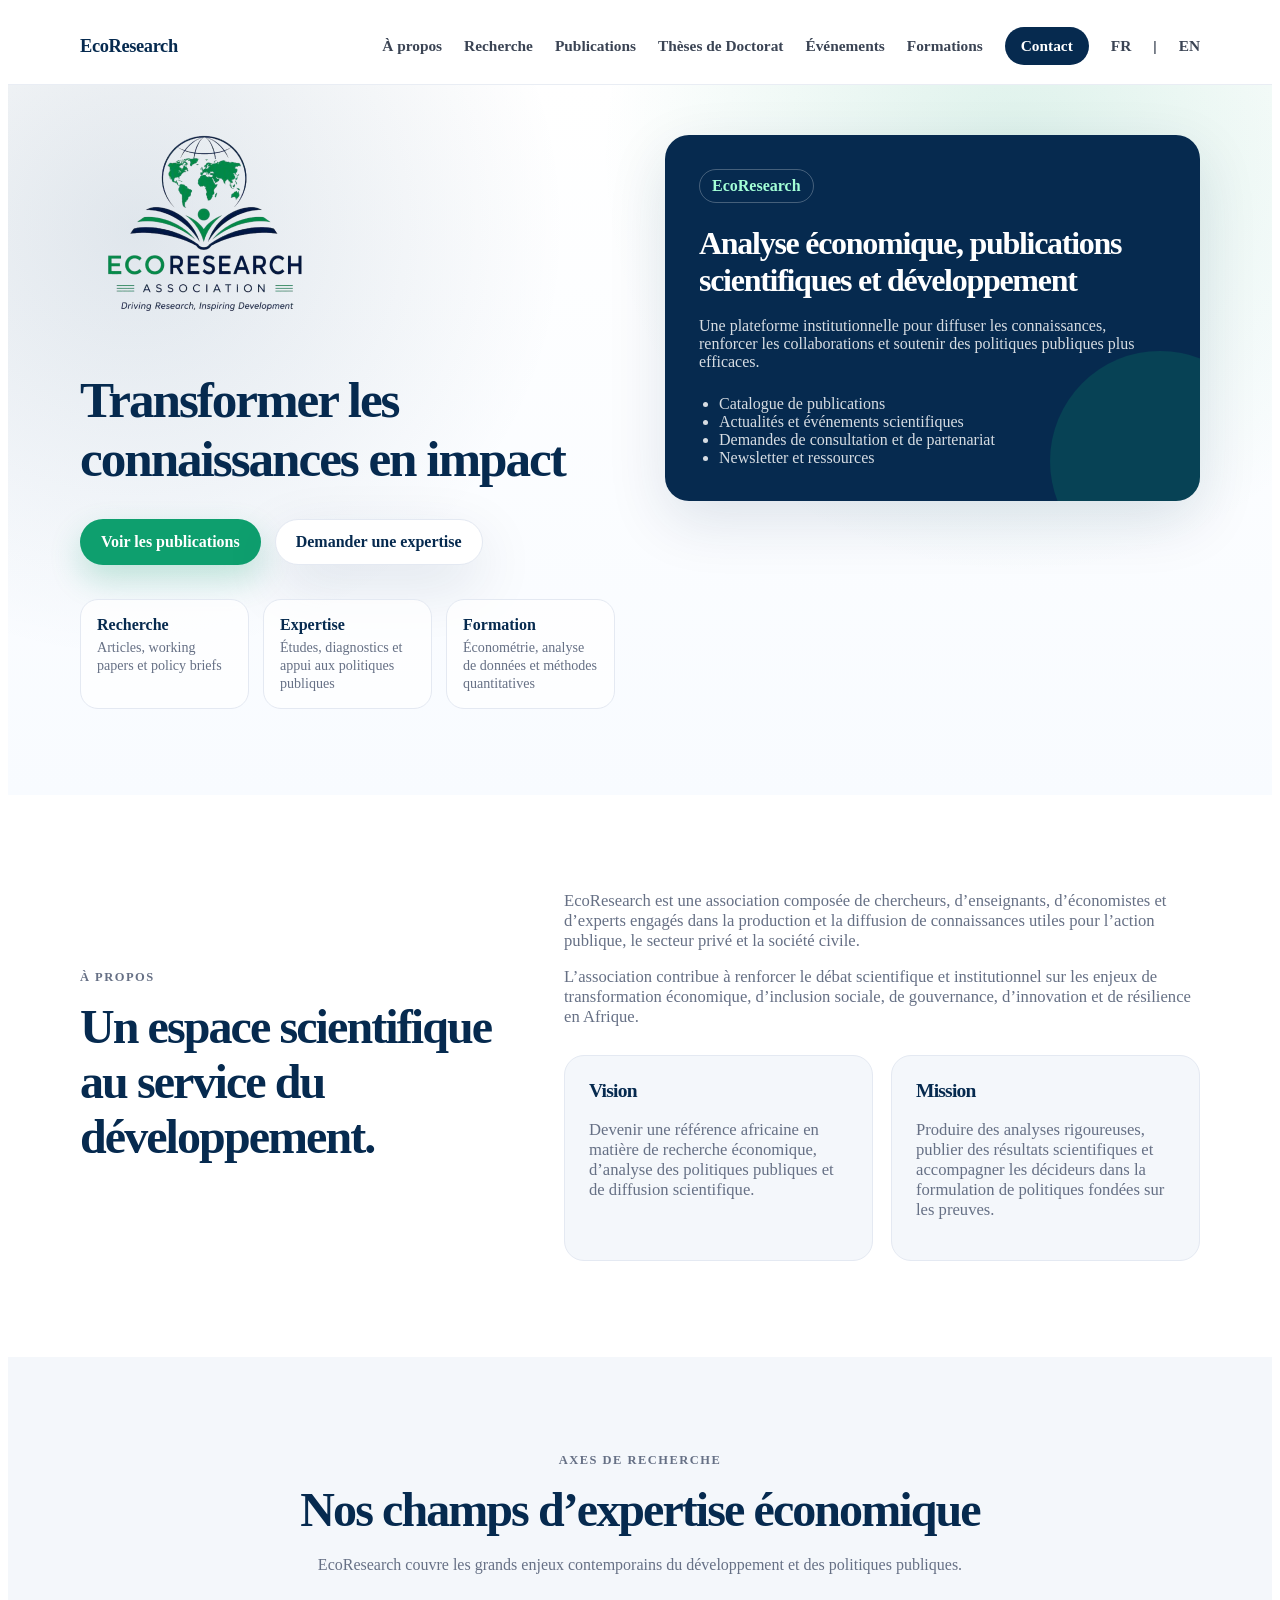
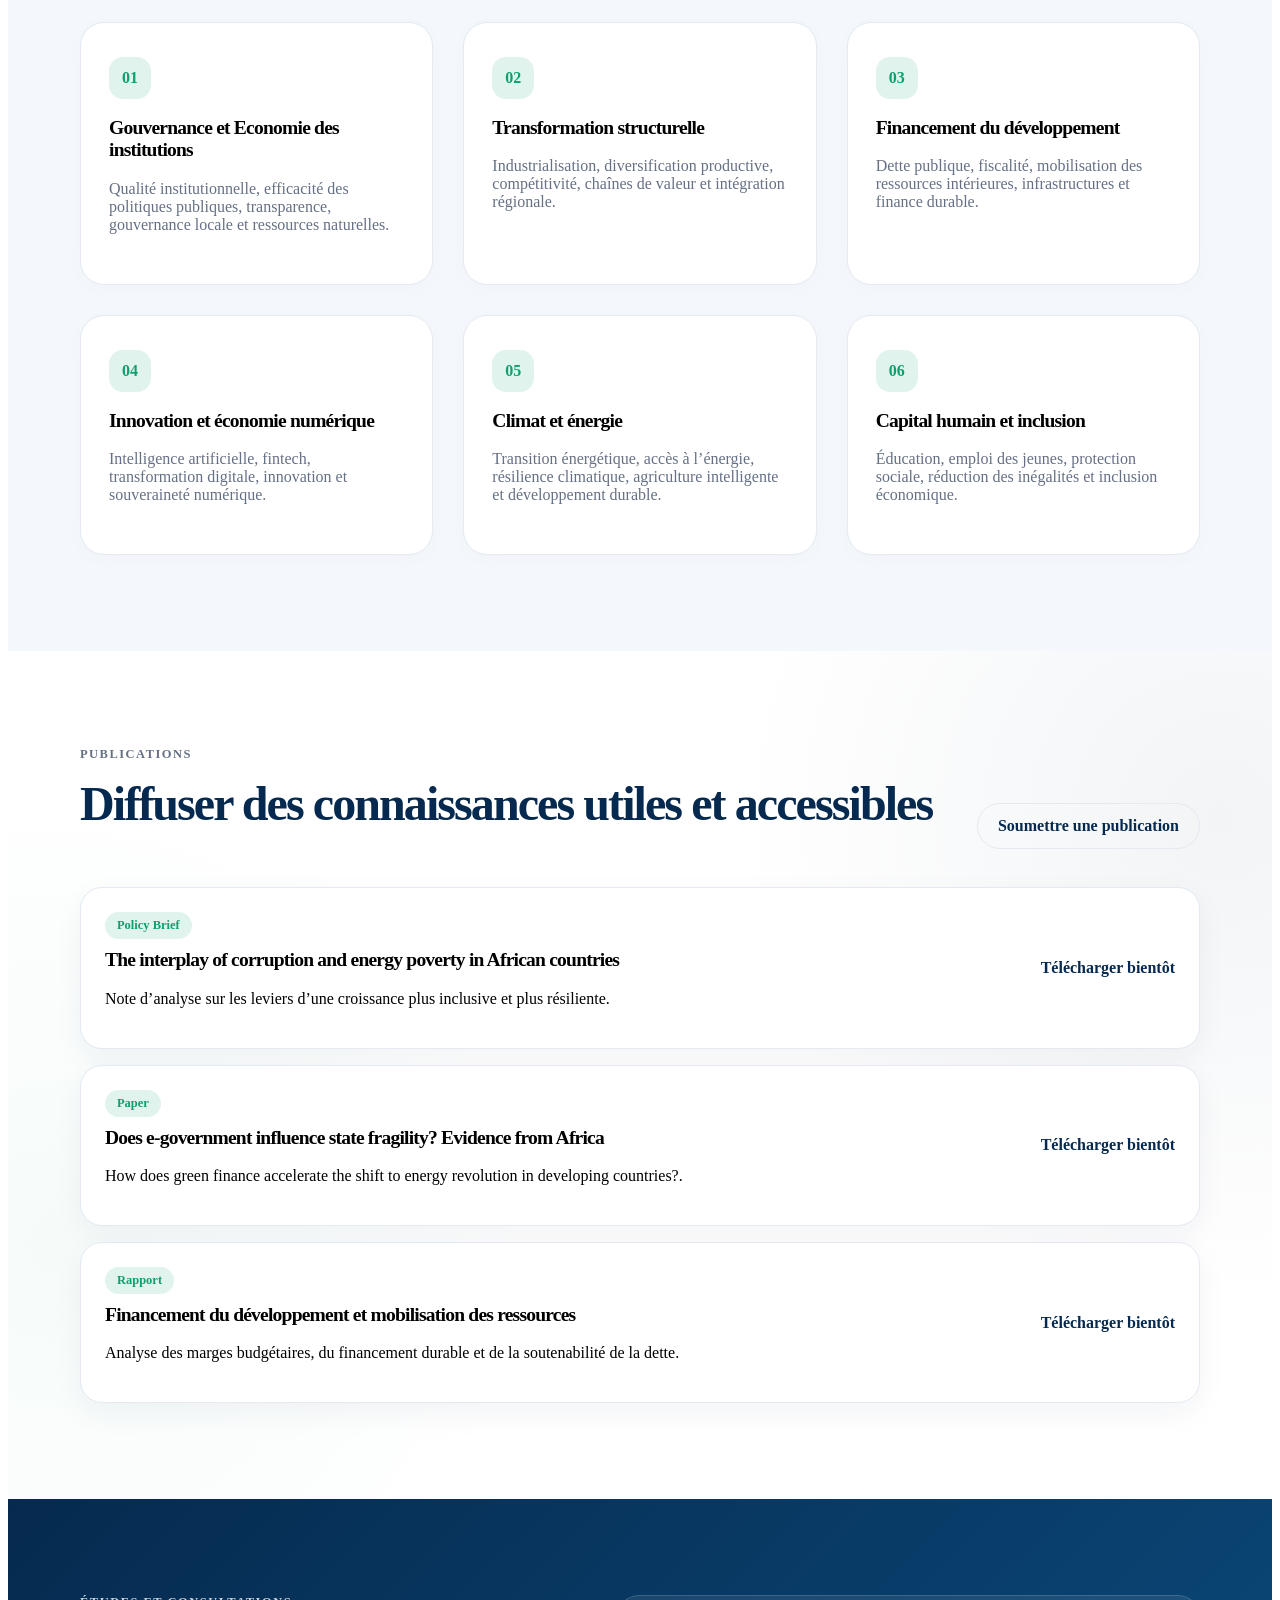
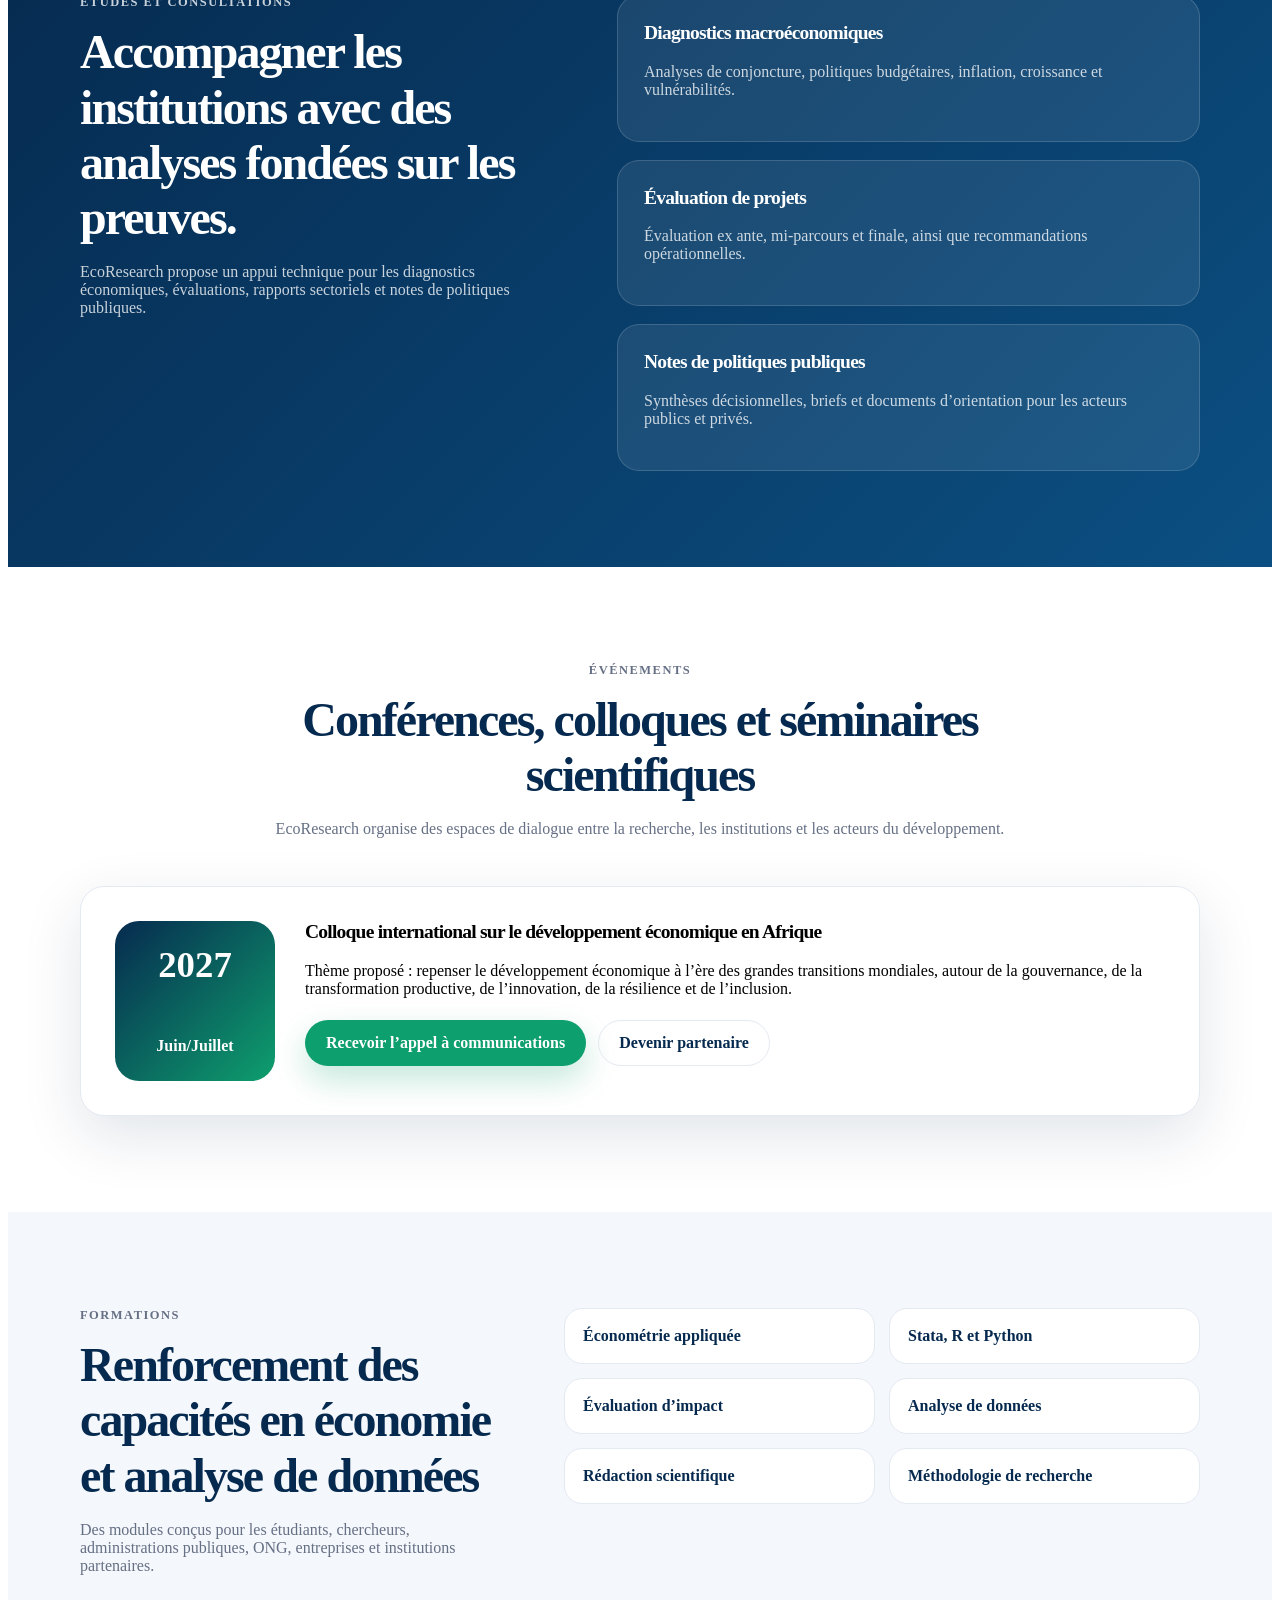
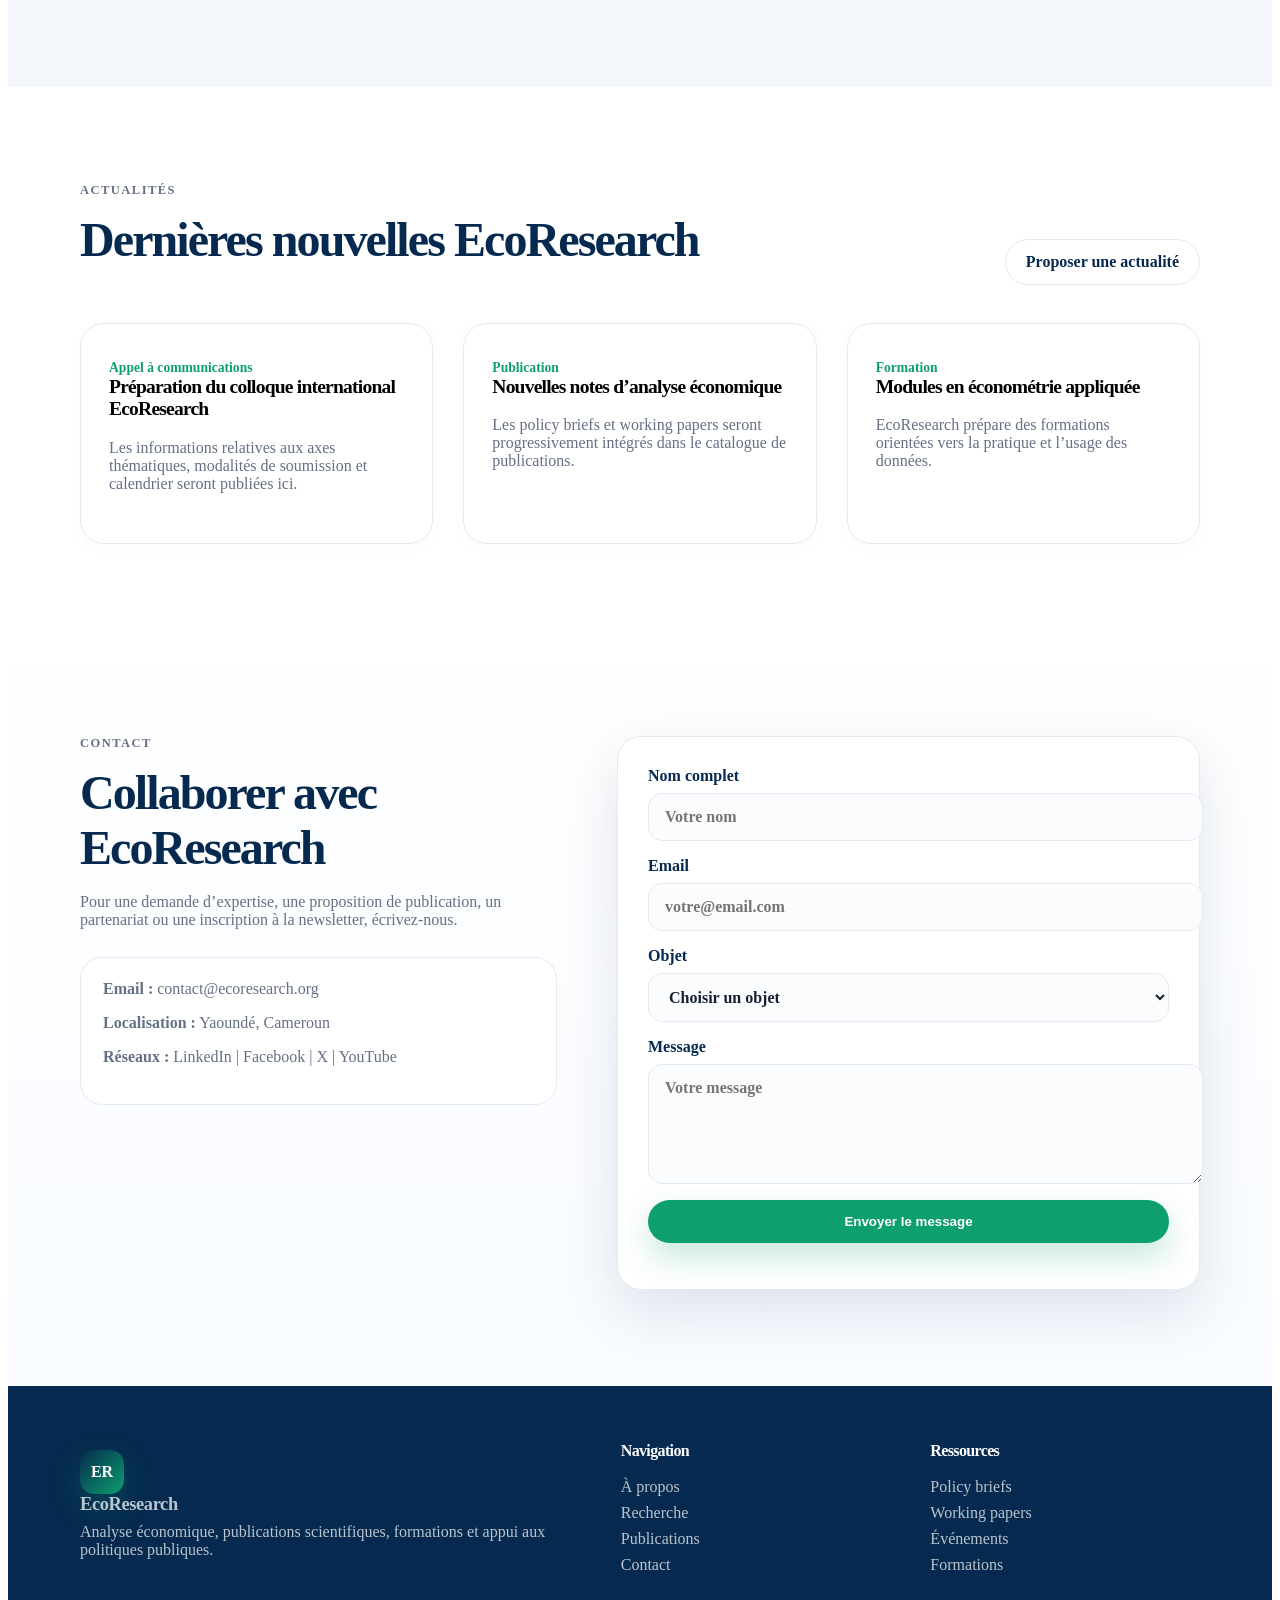
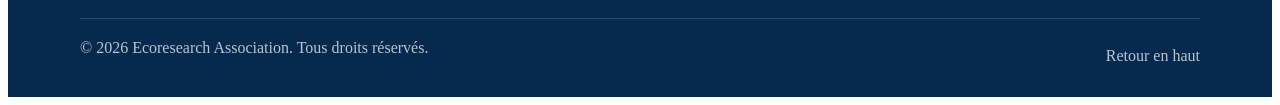
<file: index.html>
<!DOCTYPE html>
<html lang="fr">
<head>
  <meta charset="UTF-8" />
  <meta name="viewport" content="width=device-width, initial-scale=1.0" />
  <meta name="description" content="EcoResearch est une association dédiée à l'analyse économique, à la production scientifique, aux publications, formations, études et consultations." />
  <meta name="keywords" content="EcoResearch, analyse économique, publications scientifiques, recherche, développement, formation, colloque, Afrique" />
  <meta name="author" content="Association EcoResearch" />
  <title>EcoResearch |Recherche appliquée pour le développement économique durable</title>
  <link rel="preconnect" href="https://fonts.googleapis.com">
  <link rel="preconnect" href="https://fonts.gstatic.com" crossorigin>
  <link href="https://fonts.googleapis.com/css2?family=Inter:wght@400;500;600;700;800&display=swap" rel="stylesheet">
  <link rel="stylesheet" href="style.css" />
</head>
<body>
  <header class="site-header" id="top">
    <div class="container nav-wrapper">
      <a href="#top" class="brand" aria-label=<img src="" alt=""EcoResearch Logo">
        <span class="brand-text">EcoResearch</span>
       </a> 
      <button class="nav-toggle" id="navToggle" aria-label="Ouvrir le menu" aria-expanded="false">
        <span></span><span></span><span></span>
      </button>
      <nav class="main-nav" id="mainNav" aria-label="Navigation principale">
        <a href="#apropos">À propos</a>
        <a href="#recherche">Recherche</a>
        <a href="#publications">Publications</a>
        <a href="#Theses">Thèses de Doctorat</a>
        <a href="#evenements">Événements</a>
        <a href="#formations">Formations</a>
        <a href="#contact" class="nav-cta">Contact</a>
        <a href="index.html">FR</a>
        <span>|</span>
        <a href="fr.html">EN</a>
        
      </nav>
    </div>
  </header>

  <main>
    <section class="hero section" id="accueil">
      <div class="container hero-grid">
        <div class="hero-content reveal">
         <img src="Ecoresearch-ASrevised.png" alt="EcoResearch Logo" style="width:250px; height:auto; 
          <p class="eyebrow"></p>
          <h1>Transformer les connaissances en impact</h1>
          <p class="hero-text">
            
          </p>
          <div class="hero-actions">
            <a href="#publications" class="btn btn-primary">Voir les publications</a>
            <a href="#contact" class="btn btn-secondary">Demander une expertise</a>
          </div>
          <div class="hero-stats" aria-label="Indicateurs EcoResearch">
            <div><strong>Recherche</strong><span>Articles, working papers et policy briefs</span></div>
            <div><strong>Expertise</strong><span>Études, diagnostics et appui aux politiques publiques</span></div>
            <div><strong>Formation</strong><span>Économétrie, analyse de données et méthodes quantitatives</span></div>
          </div>
        </div>
        <div class="hero-card reveal">
          <div class="card-badge">EcoResearch</div>
          <h2>Analyse économique, publications scientifiques et développement</h2>
          <p>
            Une plateforme institutionnelle pour diffuser les connaissances, renforcer les collaborations et soutenir des politiques publiques plus efficaces.
          </p>
          <ul>
            <li>Catalogue de publications</li>
            <li>Actualités et événements scientifiques</li>
            <li>Demandes de consultation et de partenariat</li>
            <li>Newsletter et ressources</li>
          </ul>
        </div>
      </div>
    </section>

    <section class="section" id="apropos">
      <div class="container two-col">
        <div class="section-heading reveal">
          <p class="eyebrow">À propos</p>
          <h2>Un espace scientifique au service du développement.</h2>
        </div>
        <div class="text-block reveal">
          <p>
            EcoResearch est une association composée de chercheurs, d’enseignants, d’économistes et d’experts engagés dans la production et la diffusion de connaissances utiles pour l’action publique, le secteur privé et la société civile.
          </p>
          <p>
            L’association contribue à renforcer le débat scientifique et institutionnel sur les enjeux de transformation économique, d’inclusion sociale, de gouvernance, d’innovation et de résilience en Afrique.
          </p>
          <div class="mission-box">
            <div>
              <h3>Vision</h3>
              <p>Devenir une référence africaine en matière de recherche économique, d’analyse des politiques publiques et de diffusion scientifique.</p>
            </div>
            <div>
              <h3>Mission</h3>
              <p>Produire des analyses rigoureuses, publier des résultats scientifiques et accompagner les décideurs dans la formulation de politiques fondées sur les preuves.</p>
            </div>
          </div>
        </div>
      </div>
    </section>

    <section class="section bg-soft" id="recherche">
      <div class="container">
        <div class="section-heading centered reveal">
          <p class="eyebrow">Axes de recherche</p>
          <h2>Nos champs d’expertise économique</h2>
          <p>EcoResearch couvre les grands enjeux contemporains du développement et des politiques publiques.</p>
        </div>
        <div class="cards-grid">
          <article class="feature-card reveal"><span>01</span><h3>Gouvernance et Economie des institutions</h3><p>Qualité institutionnelle, efficacité des politiques publiques, transparence, gouvernance locale et ressources naturelles.</p></article>
          <article class="feature-card reveal"><span>02</span><h3>Transformation structurelle</h3><p>Industrialisation, diversification productive, compétitivité, chaînes de valeur et intégration régionale.</p></article>
          <article class="feature-card reveal"><span>03</span><h3>Financement du développement</h3><p>Dette publique, fiscalité, mobilisation des ressources intérieures, infrastructures et finance durable.</p></article>
          <article class="feature-card reveal"><span>04</span><h3>Innovation et économie numérique</h3><p>Intelligence artificielle, fintech, transformation digitale, innovation et souveraineté numérique.</p></article>
          <article class="feature-card reveal"><span>05</span><h3>Climat et énergie</h3><p>Transition énergétique, accès à l’énergie, résilience climatique, agriculture intelligente et développement durable.</p></article>
          <article class="feature-card reveal"><span>06</span><h3>Capital humain et inclusion</h3><p>Éducation, emploi des jeunes, protection sociale, réduction des inégalités et inclusion économique.</p></article>
        </div>
      </div>
    </section>

    <section class="section" id="publications">
      <div class="container">
        <div class="section-heading split reveal">
          <div>
            <p class="eyebrow">Publications</p>
            <h2>Diffuser des connaissances utiles et accessibles</h2>
          </div>
          <a href="#contact" class="btn btn-outline">Soumettre une publication</a>
        </div>
        <div class="publication-list reveal">
          <article class="publication-item">
            <div><span class="tag">Policy Brief</span><h3>The interplay of corruption and energy poverty in African countries</h3><p>Note d’analyse sur les leviers d’une croissance plus inclusive et plus résiliente.</p></div>
            <a href="#" class="read-more">Télécharger bientôt</a>
          </article>
          <article class="publication-item">
            <div><span class="tag">Paper</span><h3>Does e-government influence state fragility? Evidence from Africa</h3><p>How does green finance accelerate the shift to energy revolution in developing countries?.</p></div>
            <a href="#" class="read-more">Télécharger bientôt</a>
          </article>
          <article class="publication-item">
            <div><span class="tag">Rapport</span><h3>Financement du développement et mobilisation des ressources</h3><p>Analyse des marges budgétaires, du financement durable et de la soutenabilité de la dette.</p></div>
            <a href="#" class="read-more">Télécharger bientôt</a>
          </article>
        </div>
      </div>
    </section>

    <section class="section bg-dark" id="consultations">
      <div class="container services-grid">
        <div class="section-heading reveal">
          <p class="eyebrow light">Études et consultations</p>
          <h2>Accompagner les institutions avec des analyses fondées sur les preuves.</h2>
          <p>EcoResearch propose un appui technique pour les diagnostics économiques, évaluations, rapports sectoriels et notes de politiques publiques.</p>
        </div>
        <div class="service-list reveal">
          <div><h3>Diagnostics macroéconomiques</h3><p>Analyses de conjoncture, politiques budgétaires, inflation, croissance et vulnérabilités.</p></div>
          <div><h3>Évaluation de projets</h3><p>Évaluation ex ante, mi-parcours et finale, ainsi que recommandations opérationnelles.</p></div>
          <div><h3>Notes de politiques publiques</h3><p>Synthèses décisionnelles, briefs et documents d’orientation pour les acteurs publics et privés.</p></div>
        </div>
      </div>
    </section>

    <section class="section" id="evenements">
      <div class="container">
        <div class="section-heading centered reveal">
          <p class="eyebrow">Événements</p>
          <h2>Conférences, colloques et séminaires scientifiques</h2>
          <p>EcoResearch organise des espaces de dialogue entre la recherche, les institutions et les acteurs du développement.</p>
        </div>
        <div class="event-card reveal">
          <div class="event-date"><strong>2027</strong><span>Juin/Juillet</span></div>
          <div>
            <h3>Colloque international sur le développement économique en Afrique</h3>
            <p>Thème proposé : repenser le développement économique à l’ère des grandes transitions mondiales, autour de la gouvernance, de la transformation productive, de l’innovation, de la résilience et de l’inclusion.</p>
            <div class="event-actions">
              <a href="#contact" class="btn btn-primary">Recevoir l’appel à communications</a>
              <a href="#contact" class="btn btn-outline">Devenir partenaire</a>
            </div>
          </div>
        </div>
      </div>
    </section>

    <section class="section bg-soft" id="formations">
      <div class="container two-col align-start">
        <div class="section-heading reveal">
          <p class="eyebrow">Formations</p>
          <h2>Renforcement des capacités en économie et analyse de données</h2>
          <p>Des modules conçus pour les étudiants, chercheurs, administrations publiques, ONG, entreprises et institutions partenaires.</p>
        </div>
        <div class="training-grid reveal">
          <span>Économétrie appliquée</span>
          <span>Stata, R et Python</span>
          <span>Évaluation d’impact</span>
          <span>Analyse de données</span>
          <span>Rédaction scientifique</span>
          <span>Méthodologie de recherche</span>
        </div>
      </div>
    </section>

    <section class="section" id="actualites">
      <div class="container">
        <div class="section-heading split reveal">
          <div>
            <p class="eyebrow">Actualités</p>
            <h2>Dernières nouvelles EcoResearch</h2>
          </div>
          <a href="#contact" class="btn btn-outline">Proposer une actualité</a>
        </div>
        <div class="news-grid">
          <article class="news-card reveal"><span>Appel à communications</span><h3>Préparation du colloque international EcoResearch</h3><p>Les informations relatives aux axes thématiques, modalités de soumission et calendrier seront publiées ici.</p></article>
          <article class="news-card reveal"><span>Publication</span><h3>Nouvelles notes d’analyse économique</h3><p>Les policy briefs et working papers seront progressivement intégrés dans le catalogue de publications.</p></article>
          <article class="news-card reveal"><span>Formation</span><h3>Modules en économétrie appliquée</h3><p>EcoResearch prépare des formations orientées vers la pratique et l’usage des données.</p></article>
        </div>
      </div>
    </section>

    <section class="section contact-section" id="contact">
      <div class="container contact-grid">
        <div class="section-heading reveal">
          <p class="eyebrow">Contact</p>
          <h2>Collaborer avec EcoResearch</h2>
          <p>Pour une demande d’expertise, une proposition de publication, un partenariat ou une inscription à la newsletter, écrivez-nous.</p>
          <div class="contact-info">
            <p><strong>Email :</strong> contact@ecoresearch.org</p>
            <p><strong>Localisation :</strong> Yaoundé, Cameroun</p>
            <p><strong>Réseaux :</strong> LinkedIn | Facebook | X | YouTube</p>
          </div>
        </div>
        <form class="contact-form reveal" id="contactForm">
          <label>Nom complet<input type="text" name="name" placeholder="Votre nom" required></label>
          <label>Email<input type="email" name="email" placeholder="votre@email.com" required></label>
          <label>Objet<select name="subject" required><option value="">Choisir un objet</option><option>Demande d’expertise</option><option>Publication scientifique</option><option>Partenariat</option><option>Formation</option><option>Autre</option></select></label>
          <label>Message<textarea name="message" rows="5" placeholder="Votre message" required></textarea></label>
          <button type="submit" class="btn btn-primary">Envoyer le message</button>
          <p class="form-note" id="formNote" role="status"></p>
        </form>
      </div>
    </section>
  </main>

  <footer class="site-footer">
    <div class="container footer-grid">
      <div>
        <a href="#top" class="brand footer-brand"><span class="brand-mark">ER</span><span class="brand-text">EcoResearch</span></a>
        <p>Analyse économique, publications scientifiques, formations et appui aux politiques publiques.</p>
      </div>
      <div>
        <h3>Navigation</h3>
        <a href="#apropos">À propos</a>
        <a href="#recherche">Recherche</a>
        <a href="#publications">Publications</a>
        <a href="#contact">Contact</a>
      </div>
      <div>
        <h3>Ressources</h3>
        <a href="#publications">Policy briefs</a>
        <a href="#publications">Working papers</a>
        <a href="#evenements">Événements</a>
        <a href="#formations">Formations</a>
      </div>
    </div>
    <div class="container footer-bottom">
      <p>© <span id="year"></span> Ecoresearch Association. Tous droits réservés.</p>
      <a href="#top">Retour en haut</a>
    </div>
  </footer>

  <script src="script.js"></script>
</body>
</html>
</file>
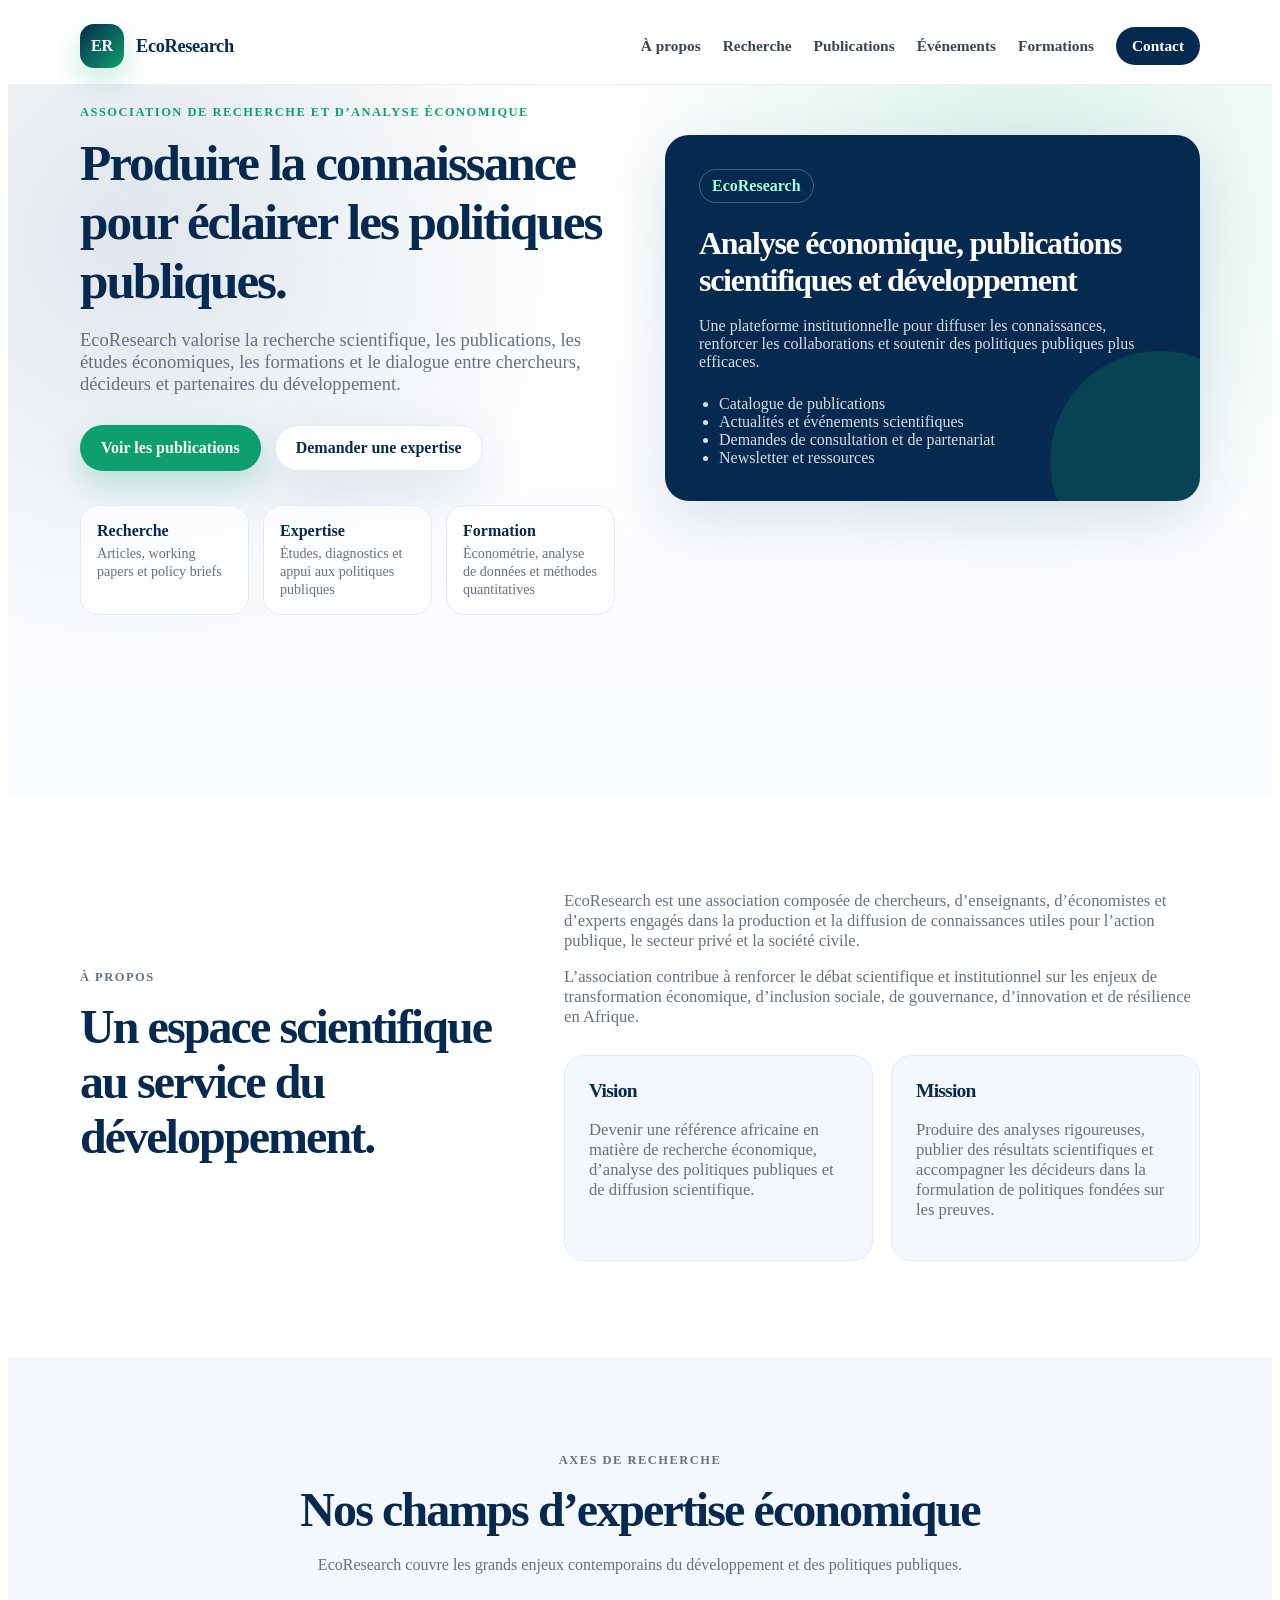
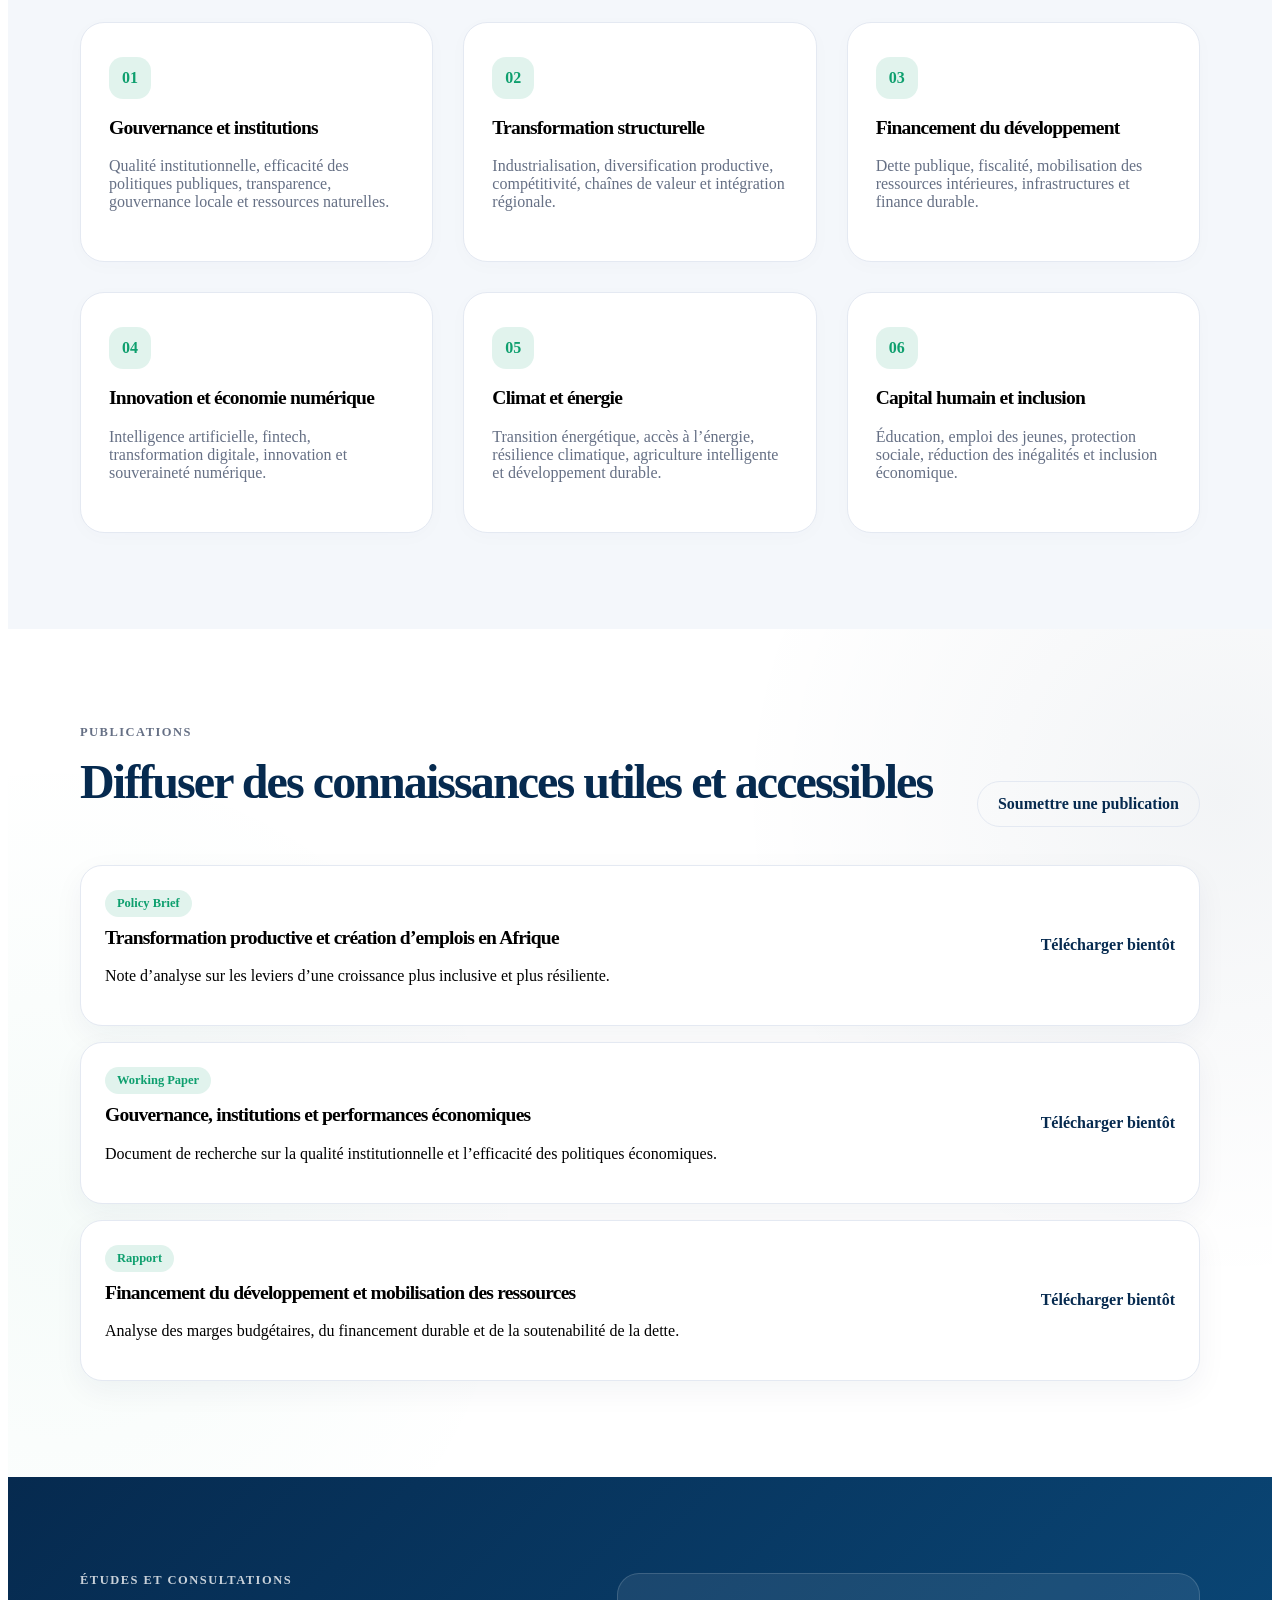
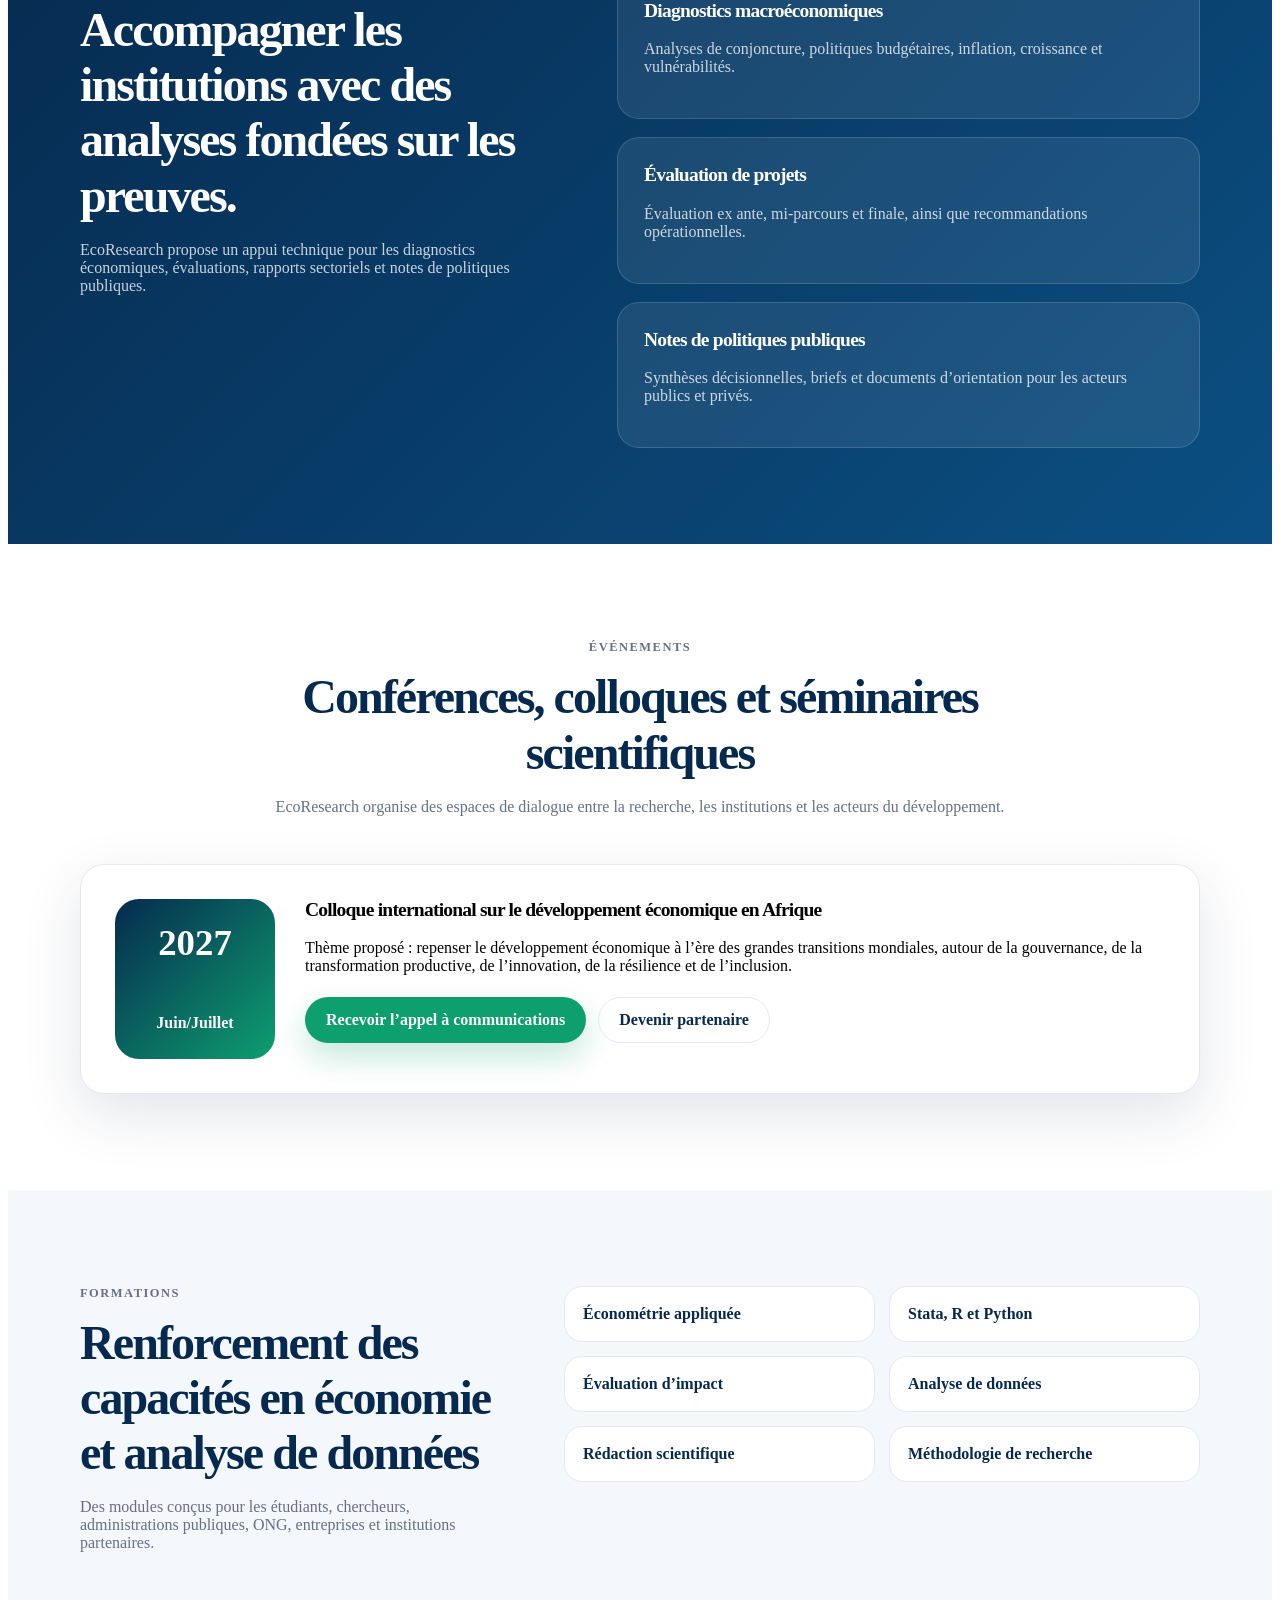
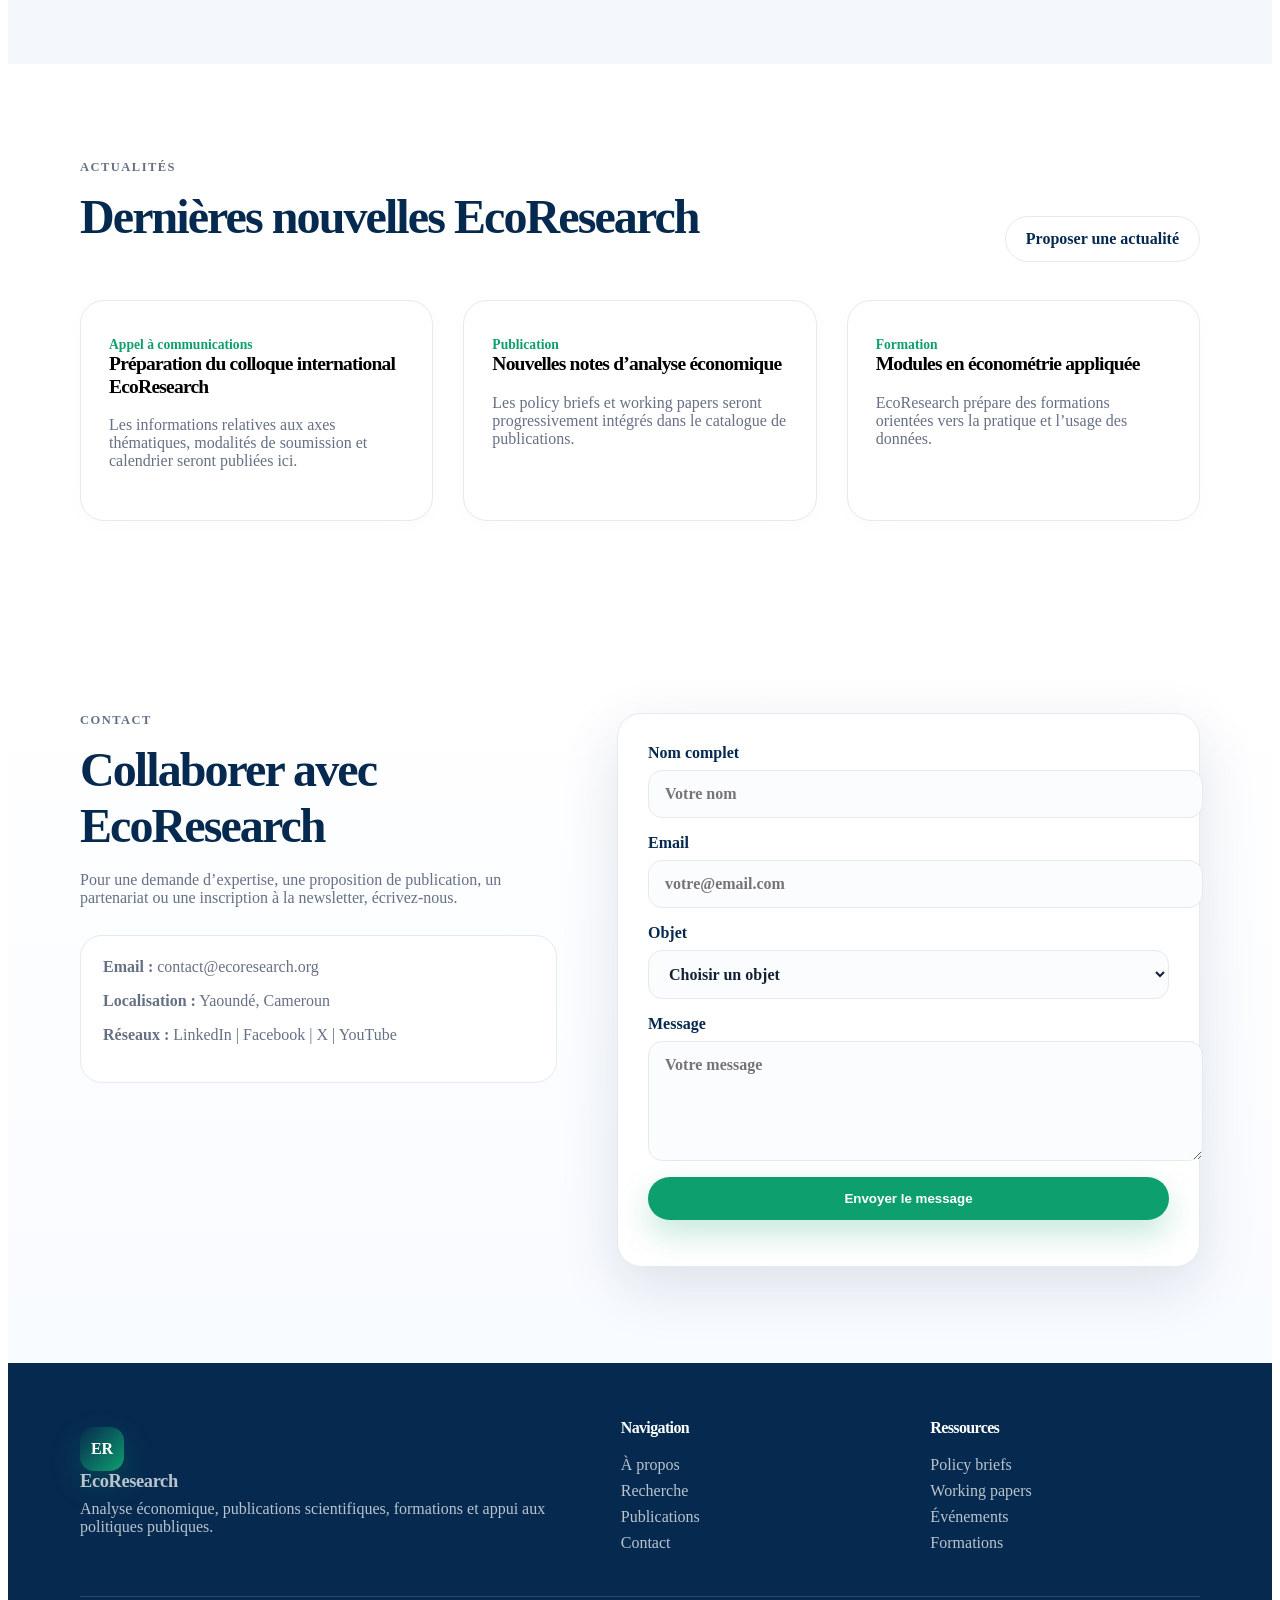
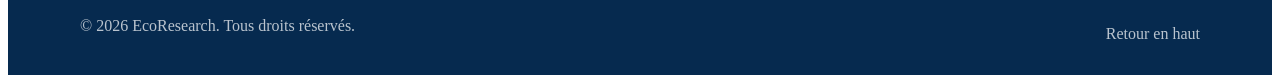
<file: index[1].html>
<!DOCTYPE html>
<html lang="fr">
<head>
  <meta charset="UTF-8" />
  <meta name="viewport" content="width=device-width, initial-scale=1.0" />
  <meta name="description" content="EcoResearch est une association dédiée à l'analyse économique, à la production scientifique, aux publications, formations, études et consultations." />
  <meta name="keywords" content="EcoResearch, analyse économique, publications scientifiques, recherche, développement, formation, colloque, Afrique" />
  <meta name="author" content="Association EcoResearch" />
  <title>EcoResearch | Analyse économique & publications scientifiques</title>
  <link rel="preconnect" href="https://fonts.googleapis.com">
  <link rel="preconnect" href="https://fonts.gstatic.com" crossorigin>
  <link href="https://fonts.googleapis.com/css2?family=Inter:wght@400;500;600;700;800&display=swap" rel="stylesheet">
  <link rel="stylesheet" href="style.css" />
</head>
<body>
  <header class="site-header" id="top">
    <div class="container nav-wrapper">
      <a href="#top" class="brand" aria-label="Accueil EcoResearch">
        <span class="brand-mark">ER</span>
        <span class="brand-text">EcoResearch</span>
      </a>

      <button class="nav-toggle" id="navToggle" aria-label="Ouvrir le menu" aria-expanded="false">
        <span></span><span></span><span></span>
      </button>

      <nav class="main-nav" id="mainNav" aria-label="Navigation principale">
        <a href="#apropos">À propos</a>
        <a href="#recherche">Recherche</a>
        <a href="#publications">Publications</a>
        <a href="#evenements">Événements</a>
        <a href="#formations">Formations</a>
        <a href="#contact" class="nav-cta">Contact</a>
      </nav>
    </div>
  </header>

  <main>
    <section class="hero section" id="accueil">
      <div class="container hero-grid">
        <div class="hero-content reveal">
          <p class="eyebrow">Association de recherche et d’analyse économique</p>
          <h1>Produire la connaissance pour éclairer les politiques publiques.</h1>
          <p class="hero-text">
            EcoResearch valorise la recherche scientifique, les publications, les études économiques, les formations et le dialogue entre chercheurs, décideurs et partenaires du développement.
          </p>
          <div class="hero-actions">
            <a href="#publications" class="btn btn-primary">Voir les publications</a>
            <a href="#contact" class="btn btn-secondary">Demander une expertise</a>
          </div>
          <div class="hero-stats" aria-label="Indicateurs EcoResearch">
            <div><strong>Recherche</strong><span>Articles, working papers et policy briefs</span></div>
            <div><strong>Expertise</strong><span>Études, diagnostics et appui aux politiques publiques</span></div>
            <div><strong>Formation</strong><span>Économétrie, analyse de données et méthodes quantitatives</span></div>
          </div>
        </div>
        <div class="hero-card reveal">
          <div class="card-badge">EcoResearch</div>
          <h2>Analyse économique, publications scientifiques et développement</h2>
          <p>
            Une plateforme institutionnelle pour diffuser les connaissances, renforcer les collaborations et soutenir des politiques publiques plus efficaces.
          </p>
          <ul>
            <li>Catalogue de publications</li>
            <li>Actualités et événements scientifiques</li>
            <li>Demandes de consultation et de partenariat</li>
            <li>Newsletter et ressources</li>
          </ul>
        </div>
      </div>
    </section>

    <section class="section" id="apropos">
      <div class="container two-col">
        <div class="section-heading reveal">
          <p class="eyebrow">À propos</p>
          <h2>Un espace scientifique au service du développement.</h2>
        </div>
        <div class="text-block reveal">
          <p>
            EcoResearch est une association composée de chercheurs, d’enseignants, d’économistes et d’experts engagés dans la production et la diffusion de connaissances utiles pour l’action publique, le secteur privé et la société civile.
          </p>
          <p>
            L’association contribue à renforcer le débat scientifique et institutionnel sur les enjeux de transformation économique, d’inclusion sociale, de gouvernance, d’innovation et de résilience en Afrique.
          </p>
          <div class="mission-box">
            <div>
              <h3>Vision</h3>
              <p>Devenir une référence africaine en matière de recherche économique, d’analyse des politiques publiques et de diffusion scientifique.</p>
            </div>
            <div>
              <h3>Mission</h3>
              <p>Produire des analyses rigoureuses, publier des résultats scientifiques et accompagner les décideurs dans la formulation de politiques fondées sur les preuves.</p>
            </div>
          </div>
        </div>
      </div>
    </section>

    <section class="section bg-soft" id="recherche">
      <div class="container">
        <div class="section-heading centered reveal">
          <p class="eyebrow">Axes de recherche</p>
          <h2>Nos champs d’expertise économique</h2>
          <p>EcoResearch couvre les grands enjeux contemporains du développement et des politiques publiques.</p>
        </div>
        <div class="cards-grid">
          <article class="feature-card reveal"><span>01</span><h3>Gouvernance et institutions</h3><p>Qualité institutionnelle, efficacité des politiques publiques, transparence, gouvernance locale et ressources naturelles.</p></article>
          <article class="feature-card reveal"><span>02</span><h3>Transformation structurelle</h3><p>Industrialisation, diversification productive, compétitivité, chaînes de valeur et intégration régionale.</p></article>
          <article class="feature-card reveal"><span>03</span><h3>Financement du développement</h3><p>Dette publique, fiscalité, mobilisation des ressources intérieures, infrastructures et finance durable.</p></article>
          <article class="feature-card reveal"><span>04</span><h3>Innovation et économie numérique</h3><p>Intelligence artificielle, fintech, transformation digitale, innovation et souveraineté numérique.</p></article>
          <article class="feature-card reveal"><span>05</span><h3>Climat et énergie</h3><p>Transition énergétique, accès à l’énergie, résilience climatique, agriculture intelligente et développement durable.</p></article>
          <article class="feature-card reveal"><span>06</span><h3>Capital humain et inclusion</h3><p>Éducation, emploi des jeunes, protection sociale, réduction des inégalités et inclusion économique.</p></article>
        </div>
      </div>
    </section>

    <section class="section" id="publications">
      <div class="container">
        <div class="section-heading split reveal">
          <div>
            <p class="eyebrow">Publications</p>
            <h2>Diffuser des connaissances utiles et accessibles</h2>
          </div>
          <a href="#contact" class="btn btn-outline">Soumettre une publication</a>
        </div>
        <div class="publication-list reveal">
          <article class="publication-item">
            <div><span class="tag">Policy Brief</span><h3>Transformation productive et création d’emplois en Afrique</h3><p>Note d’analyse sur les leviers d’une croissance plus inclusive et plus résiliente.</p></div>
            <a href="#" class="read-more">Télécharger bientôt</a>
          </article>
          <article class="publication-item">
            <div><span class="tag">Working Paper</span><h3>Gouvernance, institutions et performances économiques</h3><p>Document de recherche sur la qualité institutionnelle et l’efficacité des politiques économiques.</p></div>
            <a href="#" class="read-more">Télécharger bientôt</a>
          </article>
          <article class="publication-item">
            <div><span class="tag">Rapport</span><h3>Financement du développement et mobilisation des ressources</h3><p>Analyse des marges budgétaires, du financement durable et de la soutenabilité de la dette.</p></div>
            <a href="#" class="read-more">Télécharger bientôt</a>
          </article>
        </div>
      </div>
    </section>

    <section class="section bg-dark" id="consultations">
      <div class="container services-grid">
        <div class="section-heading reveal">
          <p class="eyebrow light">Études et consultations</p>
          <h2>Accompagner les institutions avec des analyses fondées sur les preuves.</h2>
          <p>EcoResearch propose un appui technique pour les diagnostics économiques, évaluations, rapports sectoriels et notes de politiques publiques.</p>
        </div>
        <div class="service-list reveal">
          <div><h3>Diagnostics macroéconomiques</h3><p>Analyses de conjoncture, politiques budgétaires, inflation, croissance et vulnérabilités.</p></div>
          <div><h3>Évaluation de projets</h3><p>Évaluation ex ante, mi-parcours et finale, ainsi que recommandations opérationnelles.</p></div>
          <div><h3>Notes de politiques publiques</h3><p>Synthèses décisionnelles, briefs et documents d’orientation pour les acteurs publics et privés.</p></div>
        </div>
      </div>
    </section>

    <section class="section" id="evenements">
      <div class="container">
        <div class="section-heading centered reveal">
          <p class="eyebrow">Événements</p>
          <h2>Conférences, colloques et séminaires scientifiques</h2>
          <p>EcoResearch organise des espaces de dialogue entre la recherche, les institutions et les acteurs du développement.</p>
        </div>
        <div class="event-card reveal">
          <div class="event-date"><strong>2027</strong><span>Juin/Juillet</span></div>
          <div>
            <h3>Colloque international sur le développement économique en Afrique</h3>
            <p>Thème proposé : repenser le développement économique à l’ère des grandes transitions mondiales, autour de la gouvernance, de la transformation productive, de l’innovation, de la résilience et de l’inclusion.</p>
            <div class="event-actions">
              <a href="#contact" class="btn btn-primary">Recevoir l’appel à communications</a>
              <a href="#contact" class="btn btn-outline">Devenir partenaire</a>
            </div>
          </div>
        </div>
      </div>
    </section>

    <section class="section bg-soft" id="formations">
      <div class="container two-col align-start">
        <div class="section-heading reveal">
          <p class="eyebrow">Formations</p>
          <h2>Renforcement des capacités en économie et analyse de données</h2>
          <p>Des modules conçus pour les étudiants, chercheurs, administrations publiques, ONG, entreprises et institutions partenaires.</p>
        </div>
        <div class="training-grid reveal">
          <span>Économétrie appliquée</span>
          <span>Stata, R et Python</span>
          <span>Évaluation d’impact</span>
          <span>Analyse de données</span>
          <span>Rédaction scientifique</span>
          <span>Méthodologie de recherche</span>
        </div>
      </div>
    </section>

    <section class="section" id="actualites">
      <div class="container">
        <div class="section-heading split reveal">
          <div>
            <p class="eyebrow">Actualités</p>
            <h2>Dernières nouvelles EcoResearch</h2>
          </div>
          <a href="#contact" class="btn btn-outline">Proposer une actualité</a>
        </div>
        <div class="news-grid">
          <article class="news-card reveal"><span>Appel à communications</span><h3>Préparation du colloque international EcoResearch</h3><p>Les informations relatives aux axes thématiques, modalités de soumission et calendrier seront publiées ici.</p></article>
          <article class="news-card reveal"><span>Publication</span><h3>Nouvelles notes d’analyse économique</h3><p>Les policy briefs et working papers seront progressivement intégrés dans le catalogue de publications.</p></article>
          <article class="news-card reveal"><span>Formation</span><h3>Modules en économétrie appliquée</h3><p>EcoResearch prépare des formations orientées vers la pratique et l’usage des données.</p></article>
        </div>
      </div>
    </section>

    <section class="section contact-section" id="contact">
      <div class="container contact-grid">
        <div class="section-heading reveal">
          <p class="eyebrow">Contact</p>
          <h2>Collaborer avec EcoResearch</h2>
          <p>Pour une demande d’expertise, une proposition de publication, un partenariat ou une inscription à la newsletter, écrivez-nous.</p>
          <div class="contact-info">
            <p><strong>Email :</strong> contact@ecoresearch.org</p>
            <p><strong>Localisation :</strong> Yaoundé, Cameroun</p>
            <p><strong>Réseaux :</strong> LinkedIn | Facebook | X | YouTube</p>
          </div>
        </div>
        <form class="contact-form reveal" id="contactForm">
          <label>Nom complet<input type="text" name="name" placeholder="Votre nom" required></label>
          <label>Email<input type="email" name="email" placeholder="votre@email.com" required></label>
          <label>Objet<select name="subject" required><option value="">Choisir un objet</option><option>Demande d’expertise</option><option>Publication scientifique</option><option>Partenariat</option><option>Formation</option><option>Autre</option></select></label>
          <label>Message<textarea name="message" rows="5" placeholder="Votre message" required></textarea></label>
          <button type="submit" class="btn btn-primary">Envoyer le message</button>
          <p class="form-note" id="formNote" role="status"></p>
        </form>
      </div>
    </section>
  </main>

  <footer class="site-footer">
    <div class="container footer-grid">
      <div>
        <a href="#top" class="brand footer-brand"><span class="brand-mark">ER</span><span class="brand-text">EcoResearch</span></a>
        <p>Analyse économique, publications scientifiques, formations et appui aux politiques publiques.</p>
      </div>
      <div>
        <h3>Navigation</h3>
        <a href="#apropos">À propos</a>
        <a href="#recherche">Recherche</a>
        <a href="#publications">Publications</a>
        <a href="#contact">Contact</a>
      </div>
      <div>
        <h3>Ressources</h3>
        <a href="#publications">Policy briefs</a>
        <a href="#publications">Working papers</a>
        <a href="#evenements">Événements</a>
        <a href="#formations">Formations</a>
      </div>
    </div>
    <div class="container footer-bottom">
      <p>© <span id="year"></span> EcoResearch. Tous droits réservés.</p>
      <a href="#top">Retour en haut</a>
    </div>
  </footer>

  <script src="script.js"></script>
</body>
</html>
</file>
<file: style.css>
:root {
  --blue-900: #062a4f;
  --blue-800: #073763;
  --blue-700: #0b4f82;
  --green-600: #0e9f6e;
  --green-500: #14b885;
  --text: #152033;
  --muted: #667085;
  --soft: #f4f7fb;
  --white: #ffffff;
  --border: #e4e9f2;
  --shadow: 0 20px 60px rgba(6, 42, 79, 0.12);
  --radius: 24px;
}
a { 
  color: inherit; 
  text-decoration: none; 
}
p { 
  margin: 0 0 1rem; 
}
img { max-width: 100%;
     display: block;
    }
.container {
  width: min(1120px,
  calc(100% - 40px));
  margin: 0 auto;
}
.section { padding: 96px 0; }
.bg-soft { background: var(--soft); }
.bg-dark { background: linear-gradient(135deg, var(--blue-900), var(--blue-700)); color: var(--white); }

.site-header {
  position: sticky;
  top: 0;
  z-index: 1000;
  background: rgba(255, 255, 255, 0.94);
  backdrop-filter: blur(12px);
  border-bottom: 1px solid rgba(228, 233, 242, 0.8);
}

.nav-wrapper {
  height: 76px;
  display: flex;
  align-items: center;
  justify-content: space-between;
  gap: 24px;
}
 
.brand { display: inline-flex; align-items: center; gap: 12px; font-weight: 800; color: var(--blue-900); }
.brand-mark {
  width: 44px;
  height: 44px;
  border-radius: 14px;
  display: grid;
  place-items: center;
  color: var(--white);
  background: linear-gradient(135deg, var(--blue-900), var(--green-600));
  box-shadow: 0 12px 30px rgba(14, 159, 110, 0.24);
}
.brand-text { font-size: 1.15rem; letter-spacing: -0.02em; }

.main-nav { display: flex; align-items: center; gap: 22px; font-size: 0.96rem; font-weight: 600; color: var(--text); }
.main-nav a { opacity: 0.84; transition: 0.2s ease; }
.main-nav a:hover { opacity: 1; color: var(--green-600); }
.nav-cta { padding: 10px 16px; border-radius: 999px; background: var(--blue-900); color: var(--white) !important; opacity: 1 !important; }

.nav-toggle { display: none; background: none; border: 0; cursor: pointer; width: 44px; height: 44px; }
.nav-toggle span { display: block; height: 2px; width: 24px; background: var(--blue-900); margin: 6px auto; transition: 0.2s ease; }

.hero {
min-height: 70vh;
  display: grid;
  align-items: start;
  justify-content: center;
  padding: 20px 0 60px;
  background:
    radial-gradient(circle at 80% 10%, rgba(14, 159, 110, 0.14), transparent 35%),
    radial-gradient(circle at 10% 20%, rgba(7, 55, 99, 0.12), transparent 34%),
    linear-gradient(180deg, #ffffff 0%, #f8fbff 100%);
}
.hero-grid { display: grid; grid-template-columns: 55% 45%; gap: 40px; align-items: center; }
.hero-content{
    grid-column:1;
}
.hero-card{
grid-column:2;
margin-top:0;
align-self:start;
}
.eyebrow { color: var(--green-600); font-weight: 800; letter-spacing: 0.12em; text-transform: uppercase; font-size: 0.78rem; margin-bottom: 14px; }
.eyebrow.light { color: #9ff3cc; }
h1, h2, h3 { line-height: 1.15; margin: 0 0 18px; letter-spacing: -0.04em; }
h1 { font-size: clamp(2rem, 4vw, 3.2rem); max-width: 850px; color: var(--blue-900); }
h2 { font-size: clamp(2rem, 4vw, 3rem); color: var(--blue-900); }
.bg-dark h2, .bg-dark h3 { color: var(--white); }
h3 { font-size: 1.22rem; }
.hero-text { font-size: 1.16rem; max-width: 680px; color: var(--muted); }
.hero-actions { display: flex; flex-wrap: wrap; gap: 14px; margin: 30px 0 34px; }
.btn { display: inline-flex; align-items: center; justify-content: center; gap: 8px; padding: 13px 20px; border-radius: 999px; font-weight: 800; border: 1px solid transparent; cursor: pointer; transition: 0.2s ease; }
.btn-primary { background: var(--green-600); color: var(--white); box-shadow: 0 14px 32px rgba(14, 159, 110, 0.24); }
.btn-primary:hover { background: var(--green-500); transform: translateY(-2px); }
.btn-secondary { background: var(--white); color: var(--blue-900); border-color: var(--border); box-shadow: var(--shadow); }
.btn-outline { background: transparent; color: var(--blue-900); border-color: var(--border); }
.bg-dark .btn-outline { color: var(--white); border-color: rgba(255,255,255,0.35); }

.hero-stats { display: grid; grid-template-columns: repeat(3, 1fr); gap: 14px; }
.hero-stats div { padding: 16px; border: 1px solid var(--border); border-radius: 18px; background: rgba(255,255,255,0.76); }
.hero-stats strong { display: block; color: var(--blue-900); margin-bottom: 4px; }
.hero-stats span { color: var(--muted); font-size: 0.88rem; }

.hero-card { padding: 34px; border-radius: 24px; background: var(--blue-900); color: var(--white); box-shadow: var(--shadow); position: relative; overflow: hidden; max-width:520px; margin-top:30px;}
.hero-card::after { content: ""; position: absolute; right: -70px; bottom: -70px; width: 220px; height: 220px; border-radius: 50%; background: rgba(14, 159, 110, 0.2); }
.card-badge { display: inline-flex; padding: 7px 12px; border: 1px solid rgba(255,255,255,0.25); border-radius: 999px; color: #a3ffd6; font-weight: 800; margin-bottom: 22px; }
.hero-card h2 { color: var(--white); font-size: 2rem; }
.hero-card p, .hero-card li { color: rgba(255,255,255,0.84); }
.hero-card ul { margin: 24px 0 0; padding-left: 20px; }

.two-col { display: grid; grid-template-columns: 0.8fr 1.2fr; gap: 60px; align-items: center; }
.align-start { align-items: start; }
.section-heading.centered { text-align: center; max-width: 760px; margin: 0 auto 48px; }
.section-heading.split { display: flex; align-items: end; justify-content: space-between; gap: 24px; margin-bottom: 38px; }
.section-heading p { color: var(--muted); }
.bg-dark .section-heading p { color: rgba(255,255,255,0.78); }
.text-block { color: var(--muted); font-size: 1.04rem; }
.mission-box { display: grid; grid-template-columns: repeat(2, 1fr); gap: 18px; margin-top: 28px; }
.mission-box div { padding: 24px; border-radius: 20px; background: var(--soft); border: 1px solid var(--border); }
.mission-box h3 { color: var(--blue-900); }

.cards-grid { display: grid; grid-template-columns: repeat(3, 1fr); gap: 22px; }
.feature-card, .news-card { padding: 28px; border: 1px solid var(--border); border-radius: var(--radius); background: var(--white); transition: 0.2s ease; }
.feature-card:hover, .news-card:hover { transform: translateY(-5px); box-shadow: var(--shadow); }
.feature-card span { display: inline-flex; width: 42px; height: 42px; border-radius: 14px; align-items: center; justify-content: center; background: rgba(14,159,110,0.12); color: var(--green-600); font-weight: 800; margin-bottom: 18px; }
.feature-card p, .news-card p { color: var(--muted); }

.publication-list { display: grid; gap: 16px; }
.publication-item { display: flex; align-items: center; justify-content: space-between; gap: 24px; padding: 24px; border: 1px solid var(--border); border-radius: 22px; background: var(--white); box-shadow: 0 10px 30px rgba(6,42,79,0.05); }
.tag { display: inline-flex; padding: 6px 12px; border-radius: 999px; background: rgba(14,159,110,0.12); color: var(--green-600); font-weight: 800; font-size: 0.78rem; margin-bottom: 10px; }
.read-more { color: var(--blue-900); font-weight: 800; white-space: nowrap; }

.services-grid { display: grid; grid-template-columns: 0.9fr 1.1fr; gap: 60px; align-items: start; }
.service-list { display: grid; gap: 18px; }
.service-list div { padding: 26px; border-radius: 22px; background: rgba(255,255,255,0.08); border: 1px solid rgba(255,255,255,0.15); }
.service-list p { color: rgba(255,255,255,0.78); }

.event-card { display: grid; grid-template-columns: 160px 1fr; gap: 30px; padding: 34px; border-radius: var(--radius); background: var(--white); border: 1px solid var(--border); box-shadow: var(--shadow); }
.event-date { height: 160px; border-radius: 24px; background: linear-gradient(135deg, var(--blue-900), var(--green-600)); color: var(--white); display: grid; place-items: center; text-align: center; }
.event-date strong { display: block; font-size: 2.3rem; line-height: 1; }
.event-date span { display: block; font-weight: 700; }
.event-actions { display: flex; flex-wrap: wrap; gap: 12px; margin-top: 22px; }
.training-grid { display: grid; grid-template-columns: repeat(2, 1fr); gap: 14px; }
.training-grid span { padding: 18px; border-radius: 18px; background: var(--white); border: 1px solid var(--border); font-weight: 800; color: var(--blue-900); }
.news-grid { display: grid; grid-template-columns: repeat(3, 1fr); gap: 22px; }
.news-card span { color: var(--green-600); font-weight: 800; font-size: 0.85rem; }

.contact-section { background: linear-gradient(180deg, #ffffff 0%, #f8fbff 100%); }
.contact-grid { display: grid; grid-template-columns: 0.9fr 1.1fr; gap: 60px; align-items: start; }
.contact-info { margin-top: 28px; padding: 22px; border: 1px solid var(--border); border-radius: 22px; background: var(--white); }
.contact-form { display: grid; gap: 16px; padding: 30px; background: var(--white); border: 1px solid var(--border); border-radius: var(--radius); box-shadow: var(--shadow); }
.contact-form label { display: grid; gap: 8px; font-weight: 800; color: var(--blue-900); }
.contact-form input, .contact-form select, .contact-form textarea { width: 100%; padding: 14px 16px; border: 1px solid var(--border); border-radius: 14px; font: inherit; color: var(--text); background: #fbfcfe; }
.contact-form input:focus, .contact-form select:focus, .contact-form textarea:focus { outline: 3px solid rgba(14,159,110,0.16); border-color: var(--green-600); }
.form-note { margin: 0; color: var(--green-600); font-weight: 700; }

.site-footer { padding: 56px 0 24px; background: var(--blue-900); color: var(--white); }
.footer-grid { display: grid; grid-template-columns: 1.3fr 0.7fr 0.7fr; gap: 40px; }
.footer-brand { color: var(--white); margin-bottom: 16px; }
.site-footer p, .site-footer a { color: rgba(255,255,255,0.72); }
.site-footer a { display: block; margin: 8px 0; }
.site-footer h3 { font-size: 1rem; }
.footer-bottom { display: flex; justify-content: space-between; gap: 20px; border-top: 1px solid rgba(255,255,255,0.14); margin-top: 36px; padding-top: 20px; }

.reveal { opacity: 0; transform: translateY(24px); transition: 0.65s ease; }
.reveal.visible { opacity: 1; transform: translateY(0); }

@media (max-width: 940px) {
  .nav-toggle { display: block; }
  .main-nav { position: fixed; left: 20px; right: 20px; top: 84px; display: none; flex-direction: column; align-items: stretch; background: var(--white); padding: 20px; border-radius: 22px; box-shadow: var(--shadow); border: 1px solid var(--border); }
  .main-nav.open { display: flex; }
  .hero-grid, .two-col, .services-grid, .contact-grid, .event-card { grid-template-columns: 1fr; }
  .hero-stats, .cards-grid, .news-grid, .footer-grid { grid-template-columns: 1fr; }
  .section-heading.split { align-items: start; flex-direction: column; }
  .mission-box, .training-grid { grid-template-columns: 1fr; }
  .publication-item { align-items: start; flex-direction: column; }
  .event-date { width: 150px; }
}

@media (max-width: 560px) {
  .container { width: min(100% - 28px, 1120px); }
  .section { padding: 68px 0; }
  .hero { min-height: auto; padding-top: 60px; }
  .hero-actions, .event-actions { flex-direction: column; align-items: stretch; }
  .btn { width: 100%; }
  .hero-card, .contact-form, .event-card { padding: 24px; }
  .footer-bottom { flex-direction: column; }
}

.footer{
background:#0b1f3a;
color:white;
padding:30px 50px;
display:flex;
justify-content:space-between;
align-items:center;
flex-wrap:wrap;
}
.footer-brand{
display:flex;
align-items:center;
gap:15px;
}
.footer-logo{
height:65px;
}
.footer-brand h4{
margin:0;
color:white;
font-size:18px;
}
.footer-brand p{
margin:3px 0 0;
font-size:13px;
color:#cbd5e1;
}
.footer-copy{
font-size:13px;
color:#cbd5e1;
}
.impact-stats{
display:grid;
grid-template-columns:repeat(4,1fr);
gap:20px;
margin-top:30px;
width:100%;
}
.stat-box{
background:#ffffff;
padding:20px;
border-radius:16px;
text-align:center;
box-shadow:0 6px 20px rgba(0,0,0,0.08);
}  
.stat-box h3{
margin:0;
color:#0b2d5c;
font-size:28px;
}
.stat-box p{
margin-top:10px;
font-size:14px;
color:#666;
}
.hero-content{
    max-width:100%;
}
.hero-africa-image{
    width:100%;
    max-width:650px;
    height:auto;
    display:block;
    margin:0 auto 25px auto;
    border-radius:20px;
    box-shadow:0 15px 35px rgba(0,0,0,0.12);
}
/* --- Ajustement du comportement Global de la Grille Hero --- */
.hero-grid {
  display: grid;
  grid-template-columns: 1fr 1fr; /* Force deux colonnes égales style FMI */
  gap: 50px;
  align-items: start;
}

/* Forçage de l'annulation d'éventuels conflits de positionnement */
.hero-content {
  grid-column: unset;
}

/* Style dédié au Logo institutionnel de la colonne gauche */
.hero-logo-img {
  width: 200px;
  height: auto;
  margin-bottom: 20px;
}

/* --- Organisation de la Colonne Droite --- */
.hero-right-side {
  display: flex;
  flex-direction: column;
  gap: 24px; /* Espace équilibré entre l'image et la boîte de présentation */
}

/* Gestion de l'illustration de l'Afrique */
.hero-illustration-wrapper img {
  width: 100%;
  height: auto;
  border-radius: 12px;
  box-shadow: 0 10px 30px rgba(6, 42, 79, 0.05); /* Ombre légère professionnelle */
}

/* Ajustement de la carte de présentation pour qu'elle s'intègre sous l'image */
.hero-right-side .hero-card {
  grid-column: unset;
  margin-top: 0;
  max-width: 100%;
}

/* --- Adaptabilité Mobile (Responsive) --- */
@media (max-width: 991px) {
  .hero-grid {
    grid-template-columns: 1fr; /* Bascule sur une seule colonne sur tablette/mobile */
    gap: 40px;
  }
}

.footer-logo-section {
  display: flex;
  flex-direction: column;
  align-items: flex-start; /* Aligne le logo et les textes strictement à gauche */
  justify-content: flex-start; /* Force le logo tout en haut de sa colonne */
  gap: 12px;
}

.footer-institutional-logo {
  max-width: 140px; /* Taille pro et lisible */
  height: auto;
  border-radius: 6px;
  display: block;
  margin: 0; /* Élimine tout décalage */
}
/* --- HABILLAGE ET SUPPRESSION DU VIDE LATÉRAL (STYLE INSTITUTIONNEL) --- */

/* 1. Application des reflets sur la section principale About */
#About {
  background-image: 
    radial-gradient(circle at 3% 20%, rgba(14, 159, 110, 0.05) 0%, transparent 35%),
    radial-gradient(circle at 97% 80%, rgba(6, 42, 79, 0.04) 0%, transparent 35%);
  background-repeat: no-repeat;
}

/* 2. Application sur la section Expertise (Déjà configurée avec var(--soft)) */
#Research {
  background-color: var(--soft);
  background-image: 
    radial-gradient(circle at 5% 50%, rgba(6, 42, 79, 0.04) 0%, transparent 40%),
    radial-gradient(circle at 95% 30%, rgba(14, 159, 110, 0.05) 0%, transparent 40%);
  background-repeat: no-repeat;
}

/* 3. Application sur la section Publications */
#publications {
  background-image: 
    radial-gradient(circle at 4% 70%, rgba(14, 159, 110, 0.04) 0%, transparent 35%),
    radial-gradient(circle at 96% 20%, rgba(6, 42, 79, 0.05) 0%, transparent 35%);
  background-repeat: no-repeat;
}

/* 4. Amélioration du confort intérieur des cartes pour occuper l'espace */
.feature-card, .news-card {
  padding: 34px 28px !important; /* Rend les boîtes plus généreuses */
  box-shadow: 0 4px 20px rgba(6, 42, 79, 0.02); /* Ombre douce imperceptible */
}

/* 5. Espacement accru des grilles de cartes */
.cards-grid, .news-grid {
  gap: 30px !important; /* Éloigne légèrement les cartes pour combler le centre */
}
</file>
